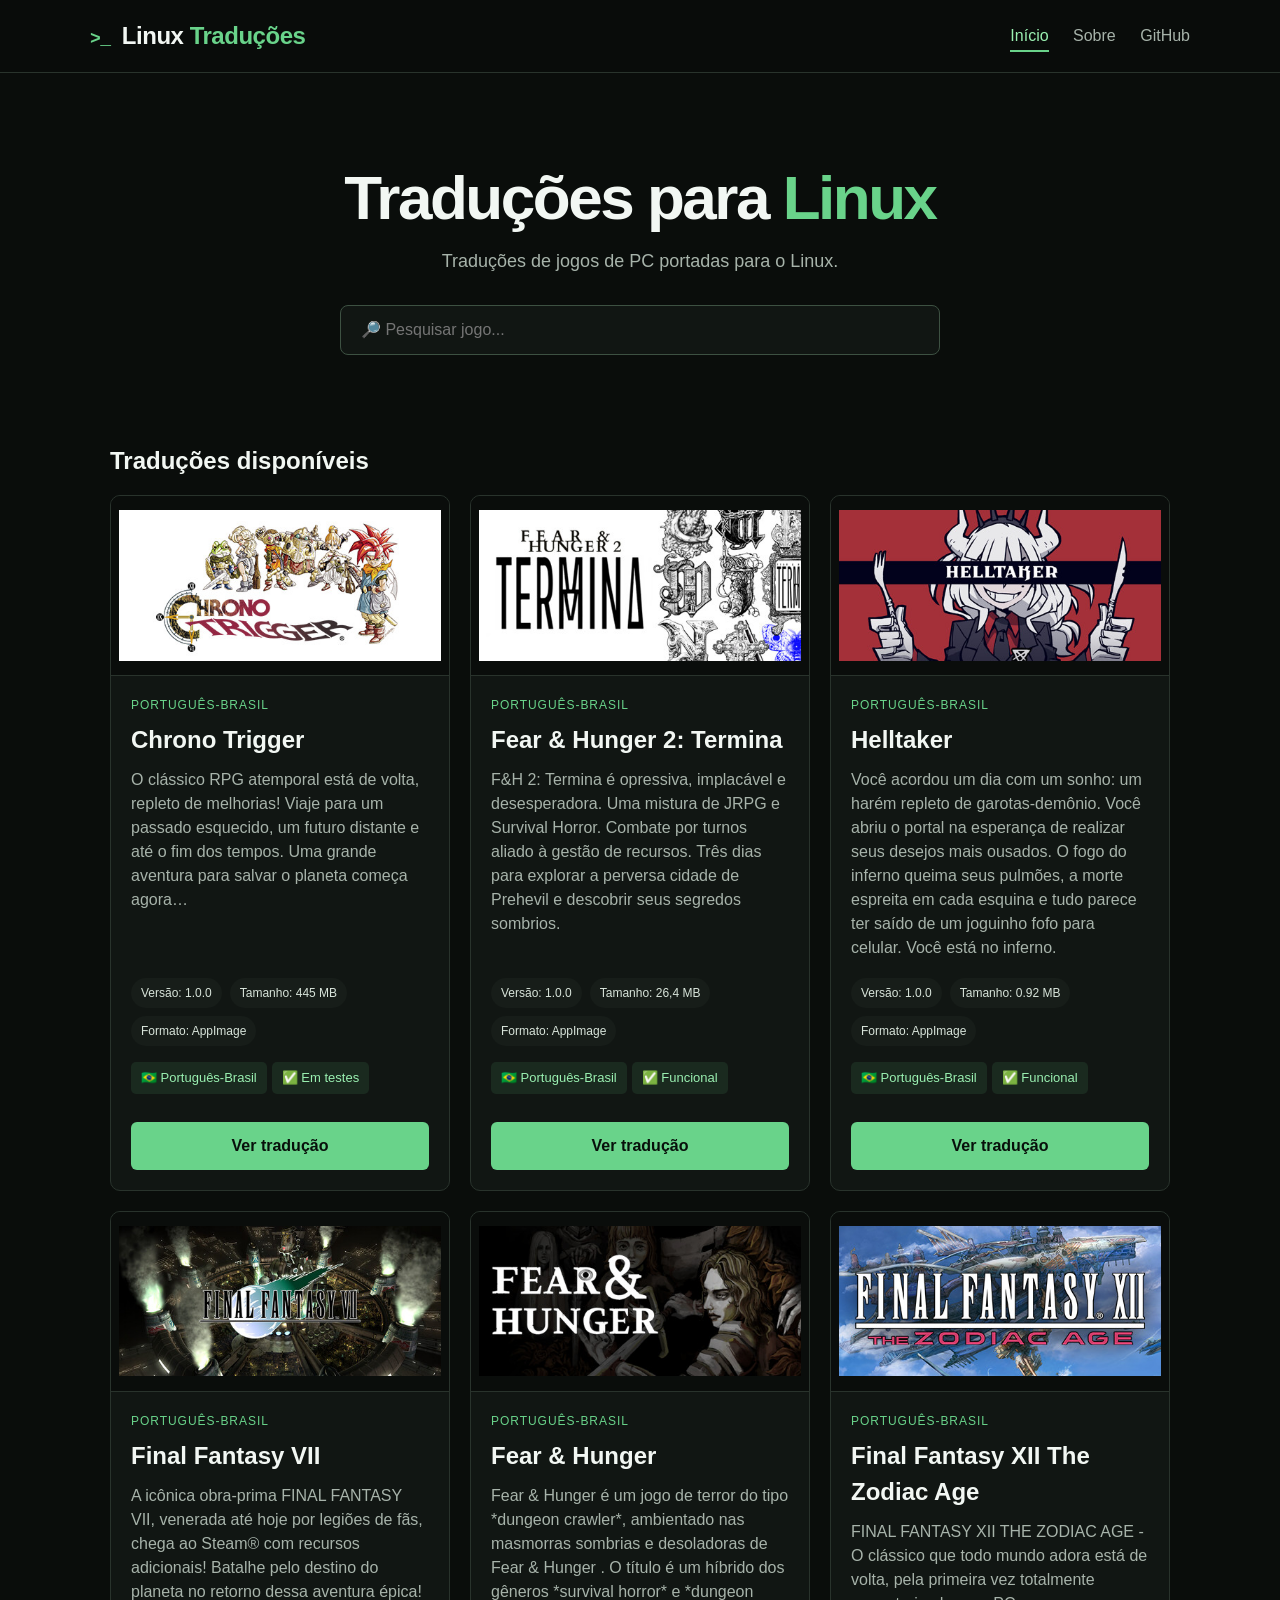
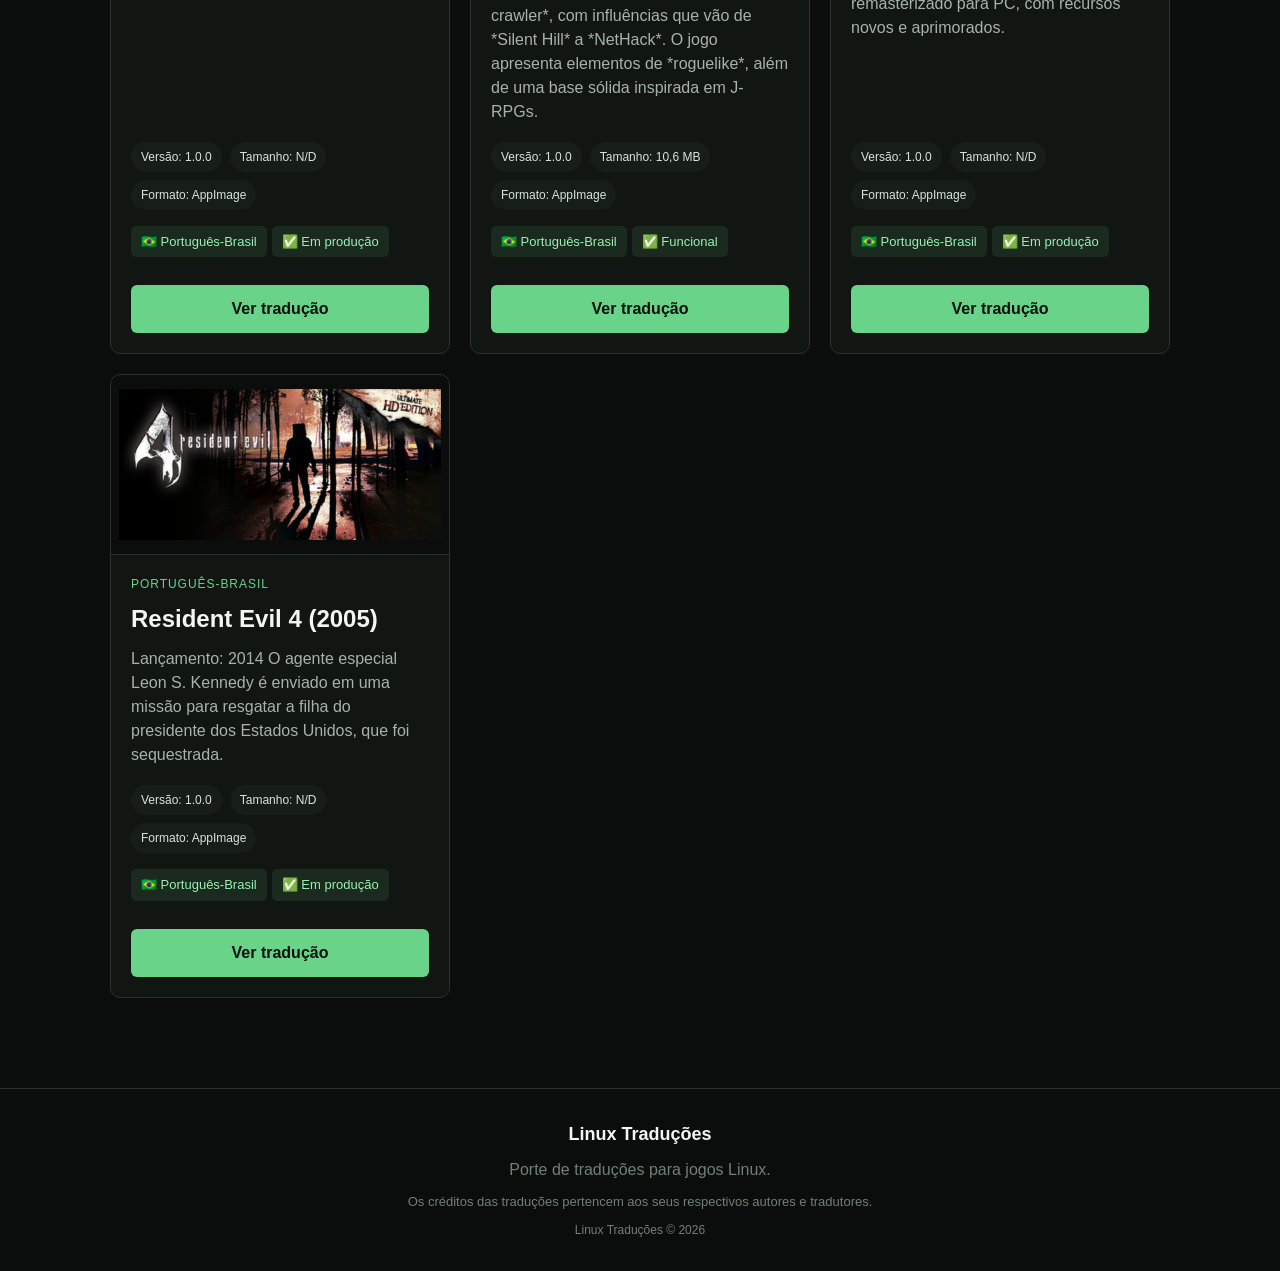
<file: index.html>
<!DOCTYPE html>
<html lang="pt-BR">
<head>
    <meta charset="UTF-8">
    <meta name="viewport" content="width=device-width, initial-scale=1.0">

    <title>Linux Traduções | Portes para Linux</title>
    <meta name="description" content="Porte e adaptação de traduções de jogos de PC para Linux.">
    <meta name="google-site-verification" content="qwKuwFbZtDAgy5DpODDdMkBwyN-ce8wuxSKkGM_zLjA" />
    <meta name="robots" content="index, follow, max-image-preview:large, max-snippet:-1, max-video-preview:-1">
    <meta name="application-name" content="Linux Traduções">
    <meta name="apple-mobile-web-app-title" content="Linux Traduções">
    <meta name="theme-color" content="#101512">
    <meta http-equiv="Content-Security-Policy" content="default-src 'self'; base-uri 'none'; object-src 'none'; script-src 'self' 'unsafe-inline'; style-src 'self'; img-src 'self' data:; connect-src 'self'; form-action 'none'">
    <meta name="referrer" content="strict-origin-when-cross-origin">
    <link rel="canonical" href="https://haurylanclaan.github.io/linux_traducoes/">

    <meta property="og:site_name" content="Linux Traduções">
    <meta property="og:type" content="website">
    <meta property="og:title" content="Linux Traduções | Portes para Linux">
    <meta property="og:description" content="Porte e adaptação de traduções de jogos de PC para Linux.">
    <meta property="og:url" content="https://haurylanclaan.github.io/linux_traducoes/">
    <meta property="og:image" content="https://haurylanclaan.github.io/linux_traducoes/img/term.svg">
    <meta name="twitter:card" content="summary_large_image">

    <link rel="icon" type="image/svg+xml" href="img/term.svg">
    <link rel="stylesheet" href="css/style.css">
</head>

<body>
<header>
    <div class="header-content">
        <div class="logo" aria-label="Linux Traduções">
            <span class="logo-mark">&gt;_</span> Linux <span>Traduções</span>
        </div>

        <nav>
            <a class="active" href="index.html">Início</a>
            <a href="sobre.html">Sobre</a>
            <a href="https://github.com/HaurylanClaan/linux_traducoes" target="_blank" rel="noopener noreferrer">GitHub</a>
        </nav>
    </div>
</header>

<main>
    <section class="hero">
        <h1>Traduções para <span>Linux</span></h1>
        <p>Traduções de jogos de PC portadas para o Linux.</p>

        <input
            type="search"
            class="search"
            id="search"
            aria-label="Pesquisar traduções por jogo ou característica"
            placeholder="🔎 Pesquisar jogo..."
        >
    </section>

    <section class="games" id="jogos">
        <h2>Traduções disponíveis</h2>
        <div class="game-grid" id="gameGrid" aria-live="polite"></div>
        <p class="empty-state" id="noResults" hidden>Nenhum jogo encontrado.</p>
        <nav class="pagination" id="pagination" aria-label="Páginas de traduções"></nav>
    </section>

</main>

<footer>
    <div class="footer-content">
        <strong>Linux Traduções</strong>
        <p>Porte de traduções para jogos Linux.</p>
        <p class="footer-note">Os créditos das traduções pertencem aos seus respectivos autores e tradutores.</p>
        <p class="footer-copy">Linux Traduções © 2026</p>
    </div>
</footer>

<script src="js/script.js"></script>
</body>
</html>
</file>
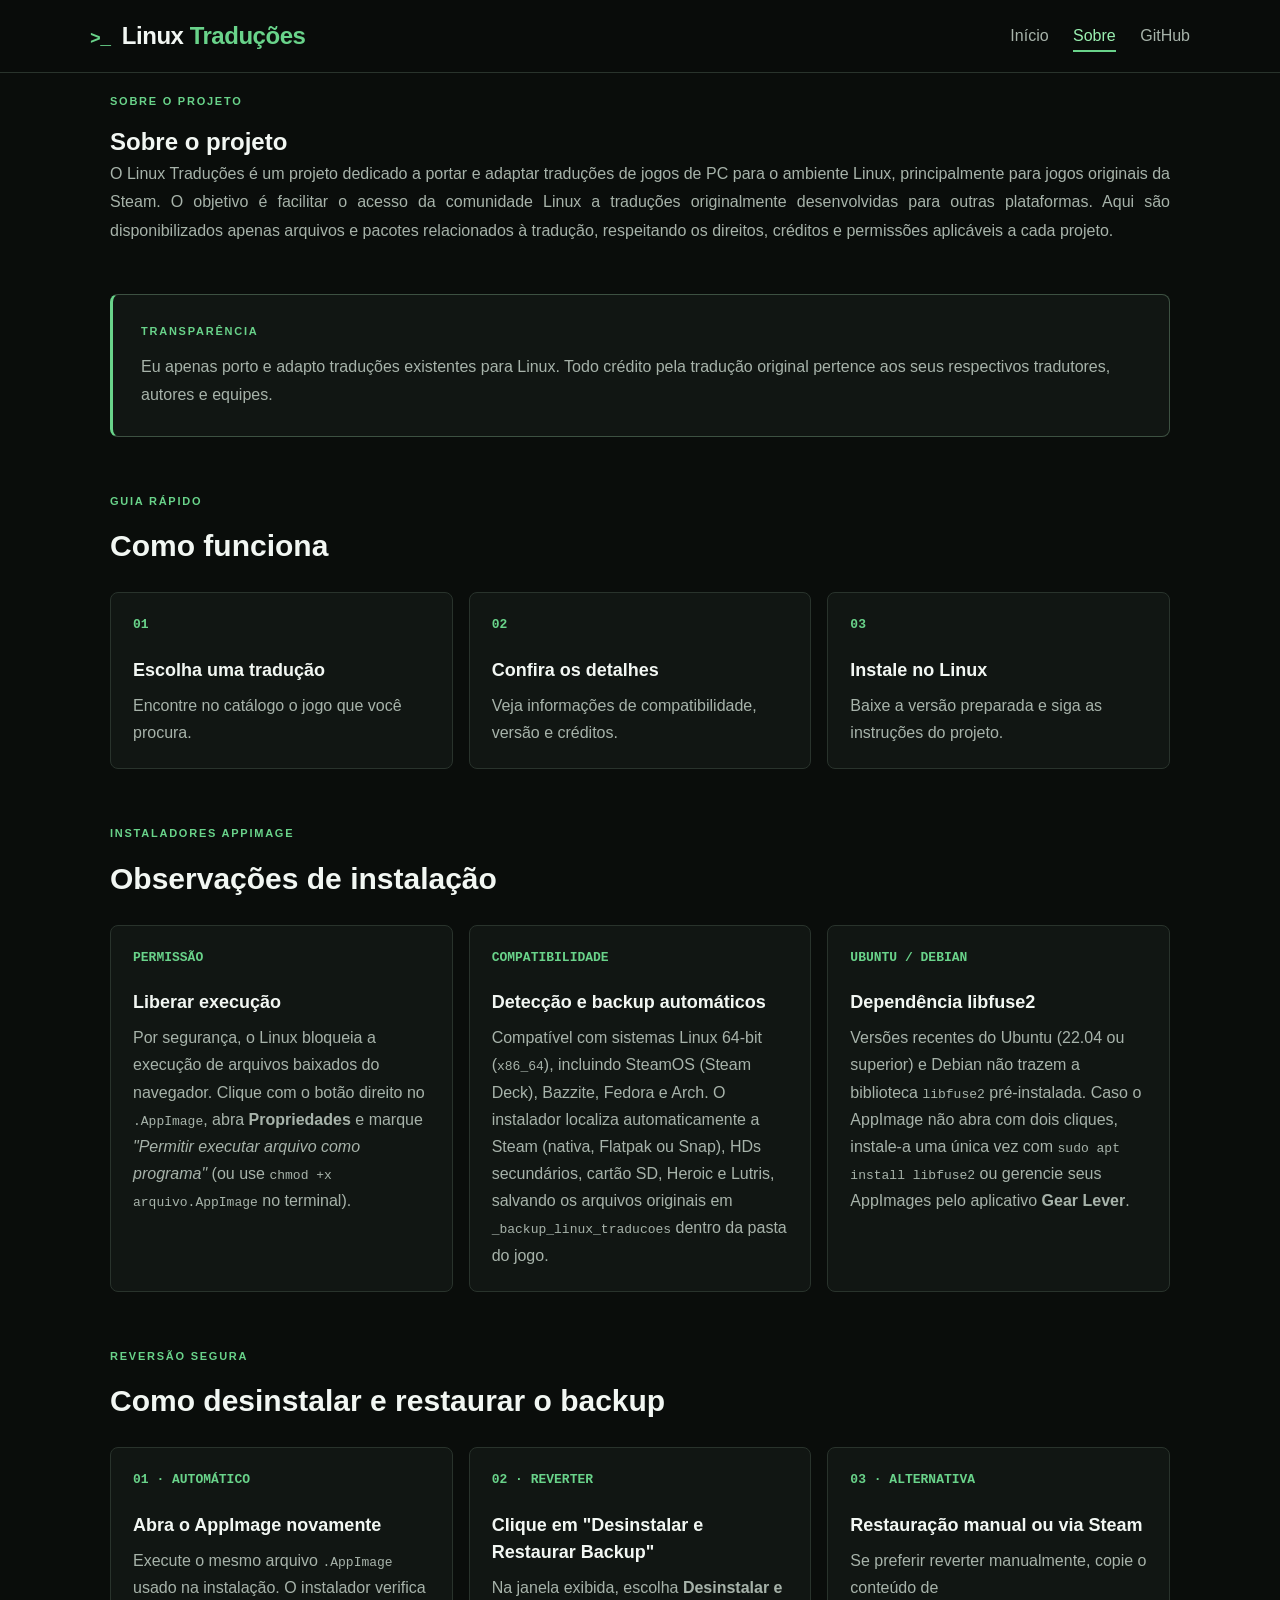
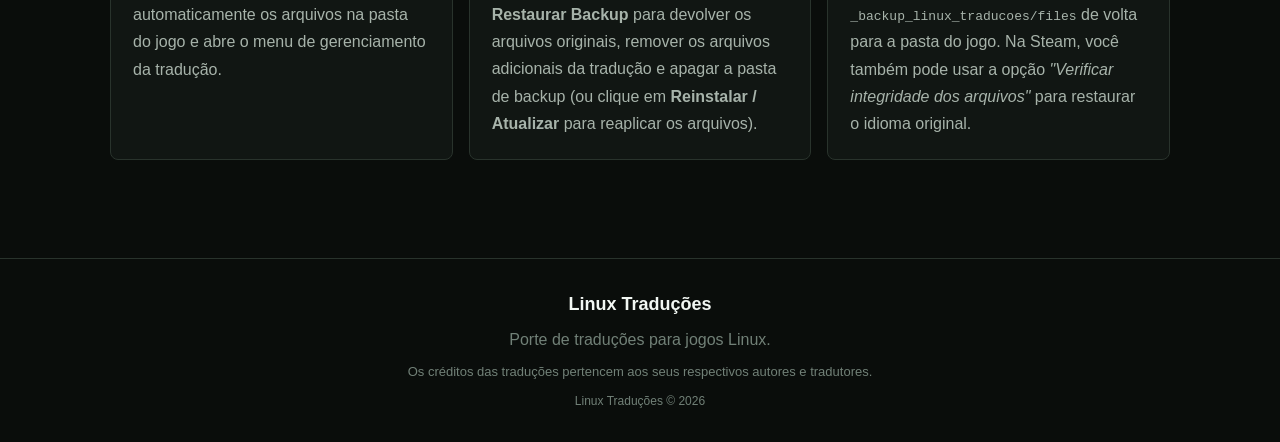
<file: sobre.html>
<!DOCTYPE html>
<html lang="pt-BR">
<head>
    <meta charset="UTF-8">
    <meta name="viewport" content="width=device-width, initial-scale=1.0">

    <title>Sobre | Linux Traduções</title>
    <meta name="description" content="Conheça o projeto Linux Traduções e saiba como as traduções são adaptadas para Linux.">
    <meta name="robots" content="index, follow">
    <meta name="theme-color" content="#101512">
    <meta http-equiv="Content-Security-Policy" content="default-src 'self'; base-uri 'none'; object-src 'none'; script-src 'self'; style-src 'self'; img-src 'self' data:; connect-src 'self'; form-action 'none'">
    <meta name="referrer" content="strict-origin-when-cross-origin">
    <link rel="canonical" href="https://haurylanclaan.github.io/linux_traducoes/sobre.html">

    <link rel="icon" type="image/svg+xml" href="img/term.svg">
    <link rel="stylesheet" href="css/style.css">
</head>

<body>
<header>
    <div class="header-content">
        <div class="logo" aria-label="Linux Traduções">
            <span class="logo-mark">&gt;_</span> Linux <span>Traduções</span>
        </div>

        <nav>
            <a href="index.html">Início</a>
            <a class="active" href="sobre.html" aria-current="page">Sobre</a>
            <a href="https://github.com/HaurylanClaan/linux_traducoes" target="_blank" rel="noopener noreferrer">GitHub</a>
        </nav>
    </div>
</header>

<main>
    <section class="games">
        <p class="eyebrow">SOBRE O PROJETO</p>
        <h1>Sobre o projeto</h1>
        <p class="section-copy">
            O Linux Traduções é um projeto dedicado a portar e adaptar traduções de jogos de PC para o ambiente Linux, principalmente para jogos originais da Steam.
            O objetivo é facilitar o acesso da comunidade Linux a traduções originalmente desenvolvidas para outras plataformas.
            Aqui são disponibilizados apenas arquivos e pacotes relacionados à tradução, respeitando os direitos, créditos e permissões aplicáveis a cada projeto.
        </p>
    </section>

    <section class="info-section" id="creditos">
        <div class="credit-panel">
            <p class="eyebrow">TRANSPARÊNCIA</p>
            <p>
                Eu apenas porto e adapto traduções existentes para Linux.
                Todo crédito pela tradução original pertence aos seus respectivos tradutores, autores e equipes.
            </p>
        </div>
    </section>

    <section class="info-section" id="como-funciona">
        <div class="section-heading">
            <p class="eyebrow">GUIA RÁPIDO</p>
            <h2>Como funciona</h2>
        </div>

        <div class="steps-grid">
            <article class="step-card">
                <span class="step-number">01</span>
                <h3>Escolha uma tradução</h3>
                <p>Encontre no catálogo o jogo que você procura.</p>
            </article>
            <article class="step-card">
                <span class="step-number">02</span>
                <h3>Confira os detalhes</h3>
                <p>Veja informações de compatibilidade, versão e créditos.</p>
            </article>
            <article class="step-card">
                <span class="step-number">03</span>
                <h3>Instale no Linux</h3>
                <p>Baixe a versão preparada e siga as instruções do projeto.</p>
            </article>
        </div>
    </section>

    <section class="info-section" id="observacoes-instalacao">
        <div class="section-heading">
            <p class="eyebrow">INSTALADORES APPIMAGE</p>
            <h2>Observações de instalação</h2>
        </div>

        <div class="steps-grid">
            <article class="step-card">
                <span class="step-number">PERMISSÃO</span>
                <h3>Liberar execução</h3>
                <p>
                    Por segurança, o Linux bloqueia a execução de arquivos baixados do navegador.
                    Clique com o botão direito no <code>.AppImage</code>, abra <strong>Propriedades</strong> e marque
                    <em>"Permitir executar arquivo como programa"</em> (ou use <code>chmod +x arquivo.AppImage</code> no terminal).
                </p>
            </article>

            <article class="step-card">
                <span class="step-number">COMPATIBILIDADE</span>
                <h3>Detecção e backup automáticos</h3>
                <p>
                    Compatível com sistemas Linux 64-bit (<code>x86_64</code>), incluindo SteamOS (Steam Deck), Bazzite, Fedora e Arch.
                    O instalador localiza automaticamente a Steam (nativa, Flatpak ou Snap), HDs secundários, cartão SD, Heroic e Lutris,
                    salvando os arquivos originais em <code>_backup_linux_traducoes</code> dentro da pasta do jogo.
                </p>
            </article>

            <article class="step-card">
                <span class="step-number">UBUNTU / DEBIAN</span>
                <h3>Dependência libfuse2</h3>
                <p>
                    Versões recentes do Ubuntu (22.04 ou superior) e Debian não trazem a biblioteca <code>libfuse2</code> pré-instalada.
                    Caso o AppImage não abra com dois cliques, instale-a uma única vez com <code>sudo apt install libfuse2</code>
                    ou gerencie seus AppImages pelo aplicativo <strong>Gear Lever</strong>.
                </p>
            </article>
        </div>
    </section>

    <section class="info-section" id="restaurar-backup">
        <div class="section-heading">
            <p class="eyebrow">REVERSÃO SEGURA</p>
            <h2>Como desinstalar e restaurar o backup</h2>
        </div>

        <div class="steps-grid">
            <article class="step-card">
                <span class="step-number">01 · AUTOMÁTICO</span>
                <h3>Abra o AppImage novamente</h3>
                <p>
                    Execute o mesmo arquivo <code>.AppImage</code> usado na instalação.
                    O instalador verifica automaticamente os arquivos na pasta do jogo e abre o menu de gerenciamento da tradução.
                </p>
            </article>

            <article class="step-card">
                <span class="step-number">02 · REVERTER</span>
                <h3>Clique em "Desinstalar e Restaurar Backup"</h3>
                <p>
                    Na janela exibida, escolha <strong>Desinstalar e Restaurar Backup</strong> para devolver os arquivos originais, remover os arquivos adicionais da tradução e apagar a pasta de backup (ou clique em <strong>Reinstalar / Atualizar</strong> para reaplicar os arquivos).
                </p>
            </article>

            <article class="step-card">
                <span class="step-number">03 · ALTERNATIVA</span>
                <h3>Restauração manual ou via Steam</h3>
                <p>
                    Se preferir reverter manualmente, copie o conteúdo de <code>_backup_linux_traducoes/files</code> de volta para a pasta do jogo.
                    Na Steam, você também pode usar a opção <em>"Verificar integridade dos arquivos"</em> para restaurar o idioma original.
                </p>
            </article>
        </div>
    </section>
</main>

<footer>
    <div class="footer-content">
        <strong>Linux Traduções</strong>
        <p>Porte de traduções para jogos Linux.</p>
        <p class="footer-note">Os créditos das traduções pertencem aos seus respectivos autores e tradutores.</p>
        <p class="footer-copy">Linux Traduções © 2026</p>
    </div>
</footer>
</body>
</html>
</file>
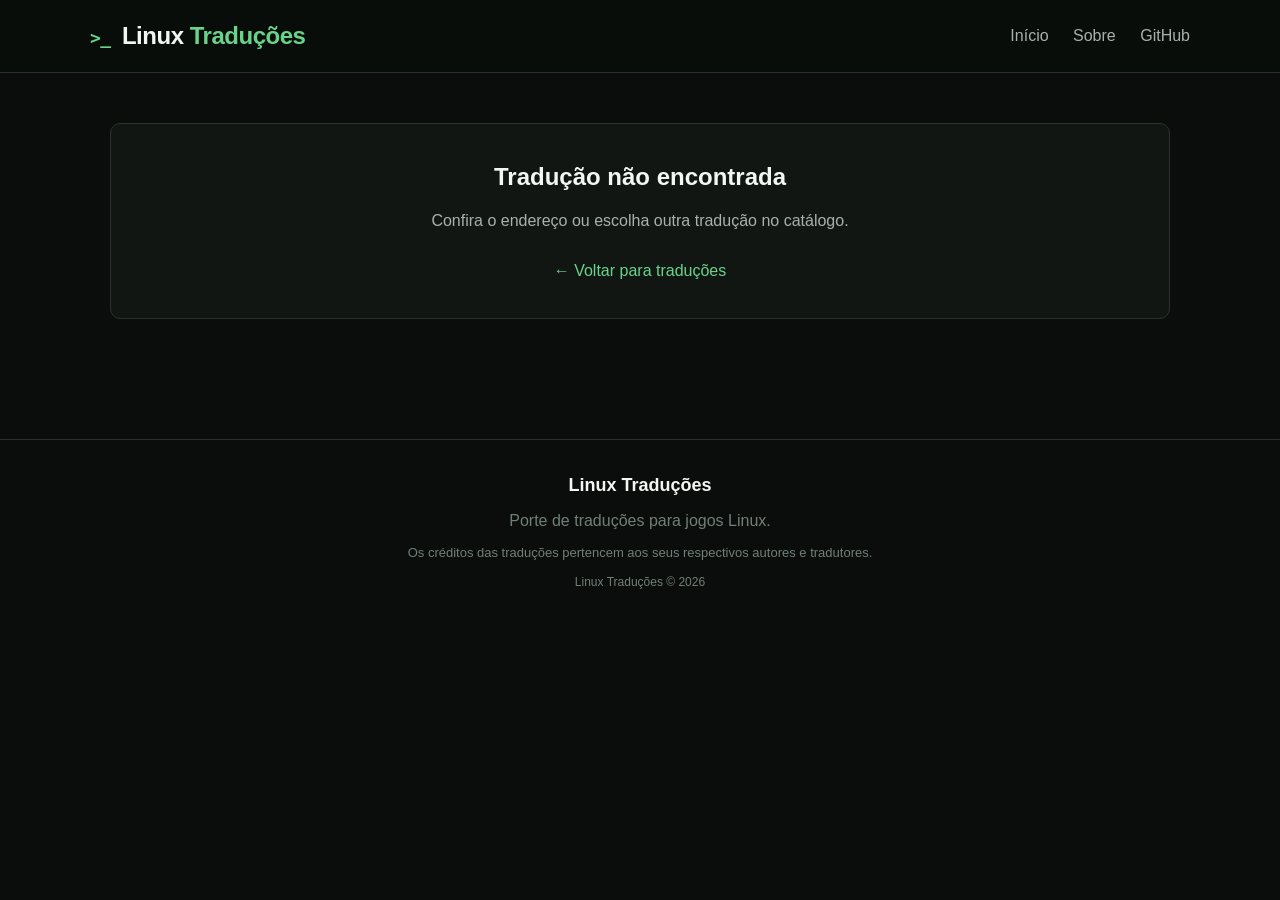
<file: jogos/jogo.html>
<!DOCTYPE html>
<html lang="pt-BR">
<head>
    <meta charset="UTF-8">
    <meta name="viewport" content="width=device-width, initial-scale=1.0">

    <title>Tradução | Linux Traduções</title>
    <meta name="description" content="Detalhes de uma tradução de jogo para Linux.">
    <meta http-equiv="Content-Security-Policy" content="default-src 'self'; base-uri 'none'; object-src 'none'; script-src 'self'; style-src 'self'; img-src 'self' data:; connect-src 'self'; form-action 'none'">
    <meta name="referrer" content="strict-origin-when-cross-origin">

    <link rel="icon" type="image/svg+xml" href="../img/term.svg">
    <link rel="stylesheet" href="../css/style.css">
</head>

<body>
<header>
    <div class="header-content">
        <div class="logo" aria-label="Linux Traduções">
            <span class="logo-mark">&gt;_</span> Linux <span>Traduções</span>
        </div>

        <nav>
            <a href="../index.html">Início</a>
            <a href="../sobre.html">Sobre</a>
            <a href="https://github.com/haurylan/linux_traducoes" target="_blank" rel="noopener noreferrer">GitHub</a>
        </nav>
    </div>
</header>

<main class="game-page" id="gamePage" aria-live="polite">
    <p class="loading-state">Carregando tradução...</p>
</main>

<footer>
    <div class="footer-content">
        <strong>Linux Traduções</strong>
        <p>Porte de traduções para jogos Linux.</p>
        <p class="footer-note">Os créditos das traduções pertencem aos seus respectivos autores e tradutores.</p>
        <p class="footer-copy">Linux Traduções © 2026</p>
    </div>
</footer>

<script src="../js/jogo.js"></script>
</body>
</html>
</file>
<file: css/style.css>
:root {
    --background: #0a0d0b;
    --surface: #111613;
    --surface-raised: #171d19;
    --border: #29332c;
    --border-strong: #3d5142;
    --green: #69d38a;
    --green-bright: #9af0b1;
    --text: #f2f7f3;
    --muted: #a7b3aa;
    --muted-dark: #718077;
}

* {
    box-sizing: border-box;
    margin: 0;
    padding: 0;
}

body {
    font-family: Arial, Helvetica, sans-serif;
    background: var(--background);
    color: var(--text);
    line-height: 1.5;
}

img {
    max-width: 100%;
    display: block;
}

header {
    background: rgba(10, 13, 11, 0.96);
    border-bottom: 1px solid var(--border);
    padding: 18px 20px;
    position: sticky;
    top: 0;
    z-index: 10;
}

.header-content {
    max-width: 1100px;
    margin: auto;
    display: flex;
    align-items: center;
    justify-content: space-between;
    gap: 20px;
}

.logo {
    font-size: 24px;
    font-weight: bold;
    letter-spacing: -0.02em;
}

.logo-mark {
    color: var(--green);
    font-family: monospace;
    font-size: 18px;
    margin-right: 5px;
}

.logo span {
    color: var(--green);
}

nav a {
    color: var(--muted);
    text-decoration: none;
    margin-left: 20px;
    transition: color 0.2s ease;
}

nav a:hover,
nav a.active {
    color: var(--green-bright);
}

nav a.active {
    position: relative;
}

nav a.active::after {
    background: var(--green);
    bottom: -8px;
    content: "";
    height: 2px;
    left: 0;
    position: absolute;
    width: 100%;
}

.hero {
    max-width: 1100px;
    margin: 0 auto;
    padding: 92px 20px 68px;
    text-align: center;
}

.eyebrow {
    color: var(--green);
    font-size: 11px;
    font-weight: bold;
    letter-spacing: 0.16em;
    margin-bottom: 14px;
}

.hero h1 {
    font-size: clamp(38px, 6vw, 62px);
    letter-spacing: -0.04em;
    line-height: 1.05;
    margin-bottom: 18px;
}

.hero h1 span {
    color: var(--green);
}

.hero p {
    color: var(--muted);
    font-size: 18px;
    margin-bottom: 30px;
}

.search {
    width: 100%;
    max-width: 600px;
    padding: 15px 20px;
    border-radius: 8px;
    border: 1px solid var(--border-strong);
    background: var(--surface);
    color: var(--text);
    font-size: 16px;
    outline: none;
}

.search:focus {
    border-color: var(--green);
    box-shadow: 0 0 0 3px rgba(105, 211, 138, 0.1);
}

.games {
    max-width: 1100px;
    margin: 0 auto;
    padding: 20px;
}

.games h2 {
    margin-bottom: 16px;
}

.section-copy {
    color: var(--muted);
    line-height: 1.8;
    max-width: none;
    width: 100%;
    text-align: justify;
}

.game-grid {
    display: grid;
    grid-template-columns: repeat(auto-fit, minmax(280px, 1fr));
    gap: 20px;
}

.pagination {
    display: flex;
    flex-wrap: wrap;
    justify-content: center;
    gap: 8px;
    margin-top: 28px;
}

.pagination[hidden] {
    display: none;
}

.page-button {
    min-width: 40px;
    height: 40px;
    padding: 0 10px;
    border: 1px solid var(--border-strong);
    border-radius: 6px;
    background: var(--surface);
    color: var(--text);
    font: inherit;
    cursor: pointer;
}

.page-button:hover,
.page-button.active {
    border-color: var(--green);
    background: var(--green);
    color: #08100b;
}

.game-card {
    display: flex;
    flex-direction: column;
    height: 100%;
    background: var(--surface);
    border: 1px solid var(--border);
    border-radius: 10px;
    overflow: hidden;
    transition: transform 0.2s, border-color 0.2s;
}

.game-card[hidden],
.empty-state[hidden] {
    display: none !important;
}

.game-card:hover {
    transform: translateY(-3px);
    border-color: var(--green);
    box-shadow: 0 12px 30px rgba(0, 0, 0, 0.2);
}

.game-cover {
    width: 100%;
    height: 180px;
    object-fit: contain;
    padding: 8px;
    background: var(--background);
    border-bottom: 1px solid var(--border);
}

.game-content {
    display: flex;
    flex-direction: column;
    flex: 1;
    padding: 20px;
}

.game-label {
    color: var(--green);
    font-size: 12px;
    letter-spacing: 0.08em;
    text-transform: uppercase;
    margin-bottom: 8px;
}

.game-card h3 {
    margin-bottom: 10px;
    font-size: 24px;
}

.game-description {
    color: var(--muted);
    line-height: 1.5;
    margin-bottom: 18px;
    flex: 1;
}

.meta-list {
    display: flex;
    flex-wrap: wrap;
    gap: 8px;
    margin-bottom: 16px;
}

.meta-item {
    display: inline-block;
    background: var(--surface-raised);
    color: #d8e4da;
    font-size: 12px;
    border-radius: 999px;
    padding: 6px 10px;
}

.tag-list {
    margin-bottom: 18px;
}

.tag {
    display: inline-block;
    background: rgba(105, 211, 138, 0.1);
    color: var(--green-bright);
    padding: 6px 10px;
    border-radius: 5px;
    font-size: 13px;
    margin-right: 5px;
    margin-bottom: 10px;
}

.download {
    display: block;
    margin-top: auto;
    text-align: center;
    background: var(--green);
    color: #08100b;
    padding: 12px;
    border-radius: 6px;
    text-decoration: none;
    font-weight: bold;
}

.download:hover {
    background: var(--green-bright);
}

.info-section {
    max-width: 1100px;
    margin: 0 auto;
    padding: 28px 20px;
}

.credit-panel {
    background: var(--surface);
    border: 1px solid var(--border-strong);
    border-left: 3px solid var(--green);
    border-radius: 8px;
    padding: 28px;
}

.credit-panel h2,
.section-heading h2 {
    font-size: 30px;
    margin-bottom: 10px;
}

.credit-panel p:last-child,
.step-card p {
    color: var(--muted);
    line-height: 1.7;
}

.section-heading {
    margin-bottom: 24px;
}

.steps-grid {
    display: grid;
    gap: 16px;
    grid-template-columns: repeat(3, 1fr);
}

.step-card {
    background: var(--surface);
    border: 1px solid var(--border);
    border-radius: 8px;
    padding: 22px;
}

.step-number {
    color: var(--green);
    display: block;
    font-family: monospace;
    font-size: 13px;
    font-weight: bold;
    margin-bottom: 22px;
}

.step-card h3 {
    font-size: 18px;
    margin-bottom: 8px;
}

.game-page {
    max-width: 1100px;
    margin: 0 auto;
    padding: 50px 20px;
}

.back-link {
    display: inline-block;
    color: var(--green);
    text-decoration: none;
    margin-bottom: 25px;
}

.back-link:hover {
    color: var(--green-bright);
}

.game-detail {
    display: grid;
    grid-template-columns: minmax(280px, 0.9fr) minmax(0, 1.1fr);
    gap: 35px;
    background: var(--surface);
    border: 1px solid var(--border);
    border-radius: 10px;
    padding: 25px;
}

.game-detail-cover {
    width: 100%;
    height: auto;
    aspect-ratio: 4 / 3;
    min-height: 260px;
    max-height: 460px;
    object-fit: contain;
    padding: 8px;
    background: var(--background);
    border-radius: 6px;
}

.game-detail-content h1 {
    font-size: 42px;
    margin-bottom: 15px;
}

.details-list {
    display: grid;
    grid-template-columns: repeat(2, minmax(0, 1fr));
    gap: 12px;
    margin: 25px 0;
}

.detail-item {
    background: var(--surface-raised);
    border-radius: 6px;
    padding: 12px;
}

.detail-item dt {
    color: var(--muted);
    font-size: 12px;
    margin-bottom: 5px;
}

.detail-item dd {
    color: #ffffff;
}

.translation-info {
    border-top: 1px solid var(--border);
    padding-top: 20px;
    margin-bottom: 25px;
}

.translation-info h2 {
    font-size: 20px;
    margin-bottom: 10px;
}

.translation-info p,
.message-panel p {
    color: var(--muted);
    line-height: 1.7;
    white-space: pre-line;
}

.translation-info a {
    color: var(--green-bright);
    text-decoration: underline;
    word-break: break-word;
}

.detail-download {
    max-width: 280px;
}

.message-panel {
    background: var(--surface);
    border: 1px solid var(--border);
    border-radius: 10px;
    padding: 35px;
    text-align: center;
}

.message-panel h1 {
    margin-bottom: 12px;
}

.message-panel .back-link {
    margin: 25px 0 0;
}

.loading-state,
.empty-state {
    color: var(--muted);
    padding: 20px 0;
}

footer {
    margin-top: 70px;
    padding: 32px 20px;
    text-align: center;
    color: var(--muted-dark);
    border-top: 1px solid var(--border);
}

.footer-content {
    display: grid;
    gap: 10px;
    margin: 0 auto;
    max-width: 1100px;
    justify-items: center;
}

.footer-content strong {
    color: var(--text);
    font-size: 18px;
}

.footer-note {
    font-size: 13px;
    max-width: 700px;
    text-align: center;
}

.footer-copy {
    color: var(--muted-dark);
    font-size: 12px;
}

@media (max-width: 600px) {
    .header-content {
        flex-direction: column;
    }

    nav a {
        margin: 0 8px;
    }

    .hero h1 {
        font-size: 36px;
    }

    .steps-grid {
        grid-template-columns: 1fr;
    }

    .game-detail {
        grid-template-columns: 1fr;
        padding: 18px;
    }

    .game-detail-content h1 {
        font-size: 32px;
    }

    .details-list {
        grid-template-columns: 1fr;
    }

    .detail-download {
        max-width: none;
    }
}
</file>
